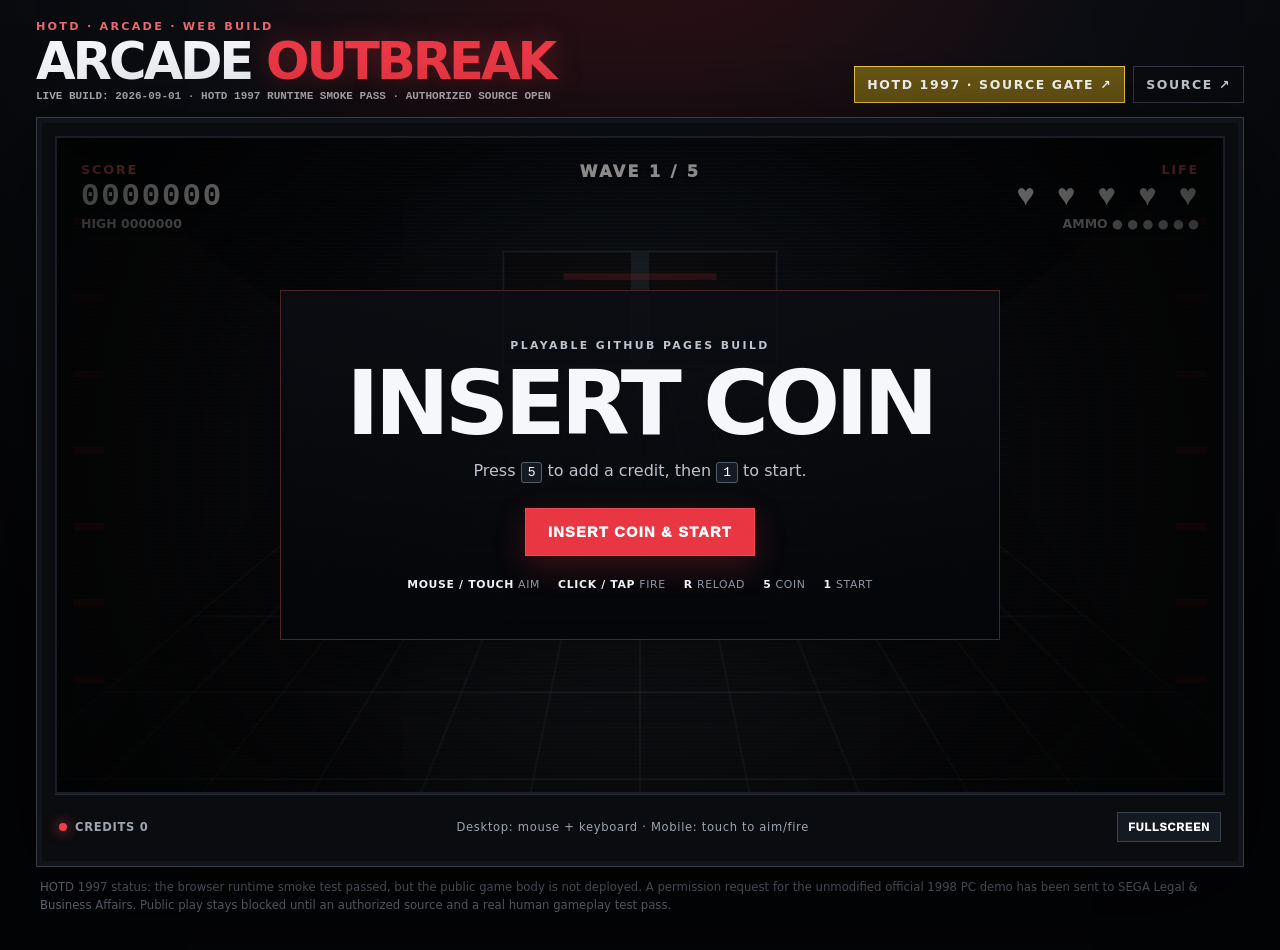
<file: index.html>
<!doctype html>
<html lang="en">
<head>
  <meta charset="utf-8">
  <meta name="viewport" content="width=device-width,initial-scale=1,viewport-fit=cover,user-scalable=no">
  <meta http-equiv="Cache-Control" content="no-cache, no-store, must-revalidate">
  <meta http-equiv="Pragma" content="no-cache">
  <meta http-equiv="Expires" content="0">
  <meta name="theme-color" content="#05070a">
  <meta name="description" content="Playable original browser rail-shooter plus the HOTD 1997 authorized-source gate status.">
  <title>HOTD Arcade · Browser Build v5</title>
  <link rel="stylesheet" href="./styles.css?v=20260901-hotd-gate-v5">
</head>
<body>
  <main class="page">
    <header class="topbar">
      <div>
        <p class="eyebrow">HOTD · ARCADE · WEB BUILD</p>
        <h1>ARCADE <span>OUTBREAK</span></h1>
        <p style="margin:.35rem 0 0;font:700 11px/1.2 monospace;opacity:.7">LIVE BUILD: 2026-09-01 · HOTD 1997 RUNTIME SMOKE PASS · AUTHORIZED SOURCE OPEN</p>
      </div>
      <div style="display:flex;gap:8px;flex-wrap:wrap;justify-content:flex-end">
        <a class="repo" href="./real-hotd.html" style="border-color:#f2c94c;color:#fff;background:#6a5714">HOTD 1997 · SOURCE GATE ↗</a>
        <a class="repo" href="https://github.com/Hawkar-usls/HotdRemake_ArcadePlugin" target="_blank" rel="noreferrer">SOURCE ↗</a>
      </div>
    </header>

    <section class="cabinet" aria-label="Browser arcade game">
      <div class="screen-wrap">
        <canvas id="game" width="1280" height="720" aria-label="Arcade rail shooter game canvas"></canvas>
        <div id="hud" class="hud" aria-hidden="true">
          <div class="hud-block left"><span class="label">SCORE</span><strong id="score">0000000</strong><span class="mini">HIGH <b id="highScore">0000000</b></span></div>
          <div class="hud-center"><span id="waveLabel">WAVE 1</span><span id="comboLabel"></span></div>
          <div class="hud-block right"><span class="label">LIFE</span><strong id="life">♥ ♥ ♥ ♥ ♥</strong><span class="mini">AMMO <b id="ammo">● ● ● ● ● ●</b></span></div>
        </div>
        <div id="overlay" class="overlay">
          <div class="overlay-card">
            <p class="kicker">PLAYABLE GITHUB PAGES BUILD</p>
            <h2 id="overlayTitle">INSERT COIN</h2>
            <p id="overlayText">Press <kbd>5</kbd> to add a credit, then <kbd>1</kbd> to start.</p>
            <button id="startButton" type="button">INSERT COIN & START</button>
            <div class="controls"><span><b>MOUSE / TOUCH</b> AIM</span><span><b>CLICK / TAP</b> FIRE</span><span><b>R</b> RELOAD</span><span><b>5</b> COIN</span><span><b>1</b> START</span></div>
          </div>
        </div>
        <div id="damageFlash" class="damage-flash"></div>
        <button id="reloadButton" class="touch-reload" type="button" aria-label="Reload">RELOAD</button>
      </div>
      <footer class="marquee"><div><span class="lamp"></span><b id="creditLabel">CREDITS 0</b></div><p>Desktop: mouse + keyboard · Mobile: touch to aim/fire</p><button id="fullscreenButton" type="button">FULLSCREEN</button></footer>
    </section>

    <p class="legal-note">HOTD 1997 status: the browser runtime smoke test passed, but the public game body is not deployed. A permission request for the unmodified official 1998 PC demo has been sent to SEGA Legal &amp; Business Affairs. Public play stays blocked until an authorized source and a real human gameplay test pass.</p>
  </main>
  <script src="./app.js?v=20260901-hotd-gate-v5"></script>
</body>
</html>
</file>
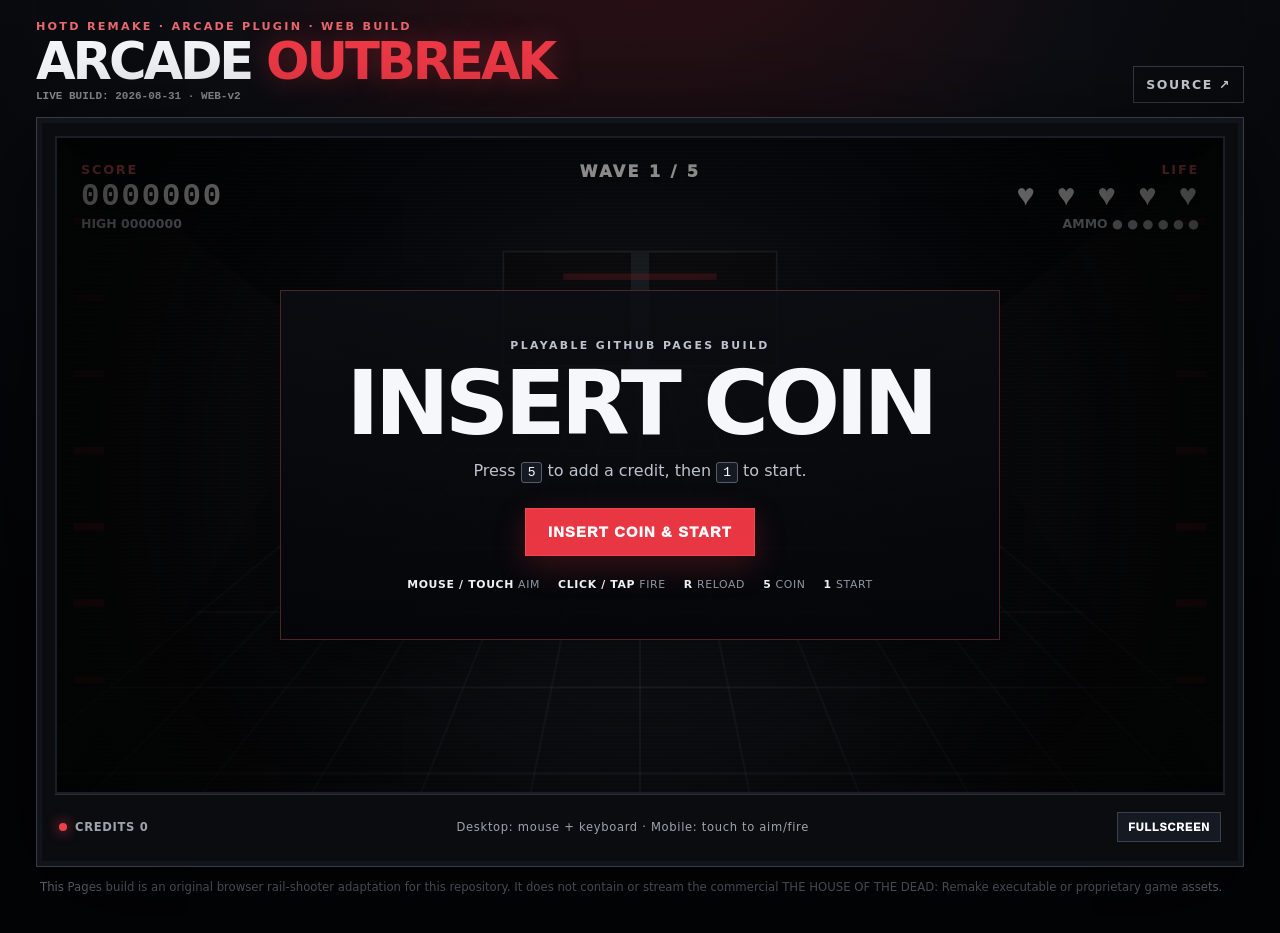
<file: docs/index.html>
<!doctype html>
<html lang="en">
<head>
  <meta charset="utf-8">
  <meta name="viewport" content="width=device-width,initial-scale=1,viewport-fit=cover,user-scalable=no">
  <meta http-equiv="Cache-Control" content="no-cache, no-store, must-revalidate">
  <meta http-equiv="Pragma" content="no-cache">
  <meta http-equiv="Expires" content="0">
  <meta name="theme-color" content="#05070a">
  <meta name="description" content="Playable browser arcade rail-shooter build for the HotdRemake Arcade Plugin project.">
  <title>HOTD Arcade · Browser Build v2</title>
  <link rel="stylesheet" href="./styles.css?v=20260831-d2e89a-v2">
</head>
<body>
  <main class="page">
    <header class="topbar">
      <div>
        <p class="eyebrow">HOTD REMAKE · ARCADE PLUGIN · WEB BUILD</p>
        <h1>ARCADE <span>OUTBREAK</span></h1>
        <p style="margin:.35rem 0 0;font:700 11px/1.2 monospace;opacity:.55">LIVE BUILD: 2026-08-31 · WEB-v2</p>
      </div>
      <a class="repo" href="https://github.com/Hawkar-usls/HotdRemake_ArcadePlugin" target="_blank" rel="noreferrer">SOURCE ↗</a>
    </header>

    <section class="cabinet" aria-label="Browser arcade game">
      <div class="screen-wrap">
        <canvas id="game" width="1280" height="720" aria-label="Arcade rail shooter game canvas"></canvas>

        <div id="hud" class="hud" aria-hidden="true">
          <div class="hud-block left">
            <span class="label">SCORE</span>
            <strong id="score">0000000</strong>
            <span class="mini">HIGH <b id="highScore">0000000</b></span>
          </div>
          <div class="hud-center">
            <span id="waveLabel">WAVE 1</span>
            <span id="comboLabel"></span>
          </div>
          <div class="hud-block right">
            <span class="label">LIFE</span>
            <strong id="life">♥ ♥ ♥ ♥ ♥</strong>
            <span class="mini">AMMO <b id="ammo">● ● ● ● ● ●</b></span>
          </div>
        </div>

        <div id="overlay" class="overlay">
          <div class="overlay-card">
            <p class="kicker">PLAYABLE GITHUB PAGES BUILD</p>
            <h2 id="overlayTitle">INSERT COIN</h2>
            <p id="overlayText">Press <kbd>5</kbd> to add a credit, then <kbd>1</kbd> to start.</p>
            <button id="startButton" type="button">INSERT COIN & START</button>
            <div class="controls">
              <span><b>MOUSE / TOUCH</b> AIM</span>
              <span><b>CLICK / TAP</b> FIRE</span>
              <span><b>R</b> RELOAD</span>
              <span><b>5</b> COIN</span>
              <span><b>1</b> START</span>
            </div>
          </div>
        </div>

        <div id="damageFlash" class="damage-flash"></div>
        <button id="reloadButton" class="touch-reload" type="button" aria-label="Reload">RELOAD</button>
      </div>

      <footer class="marquee">
        <div><span class="lamp"></span><b id="creditLabel">CREDITS 0</b></div>
        <p>Desktop: mouse + keyboard · Mobile: touch to aim/fire</p>
        <button id="fullscreenButton" type="button">FULLSCREEN</button>
      </footer>
    </section>

    <p class="legal-note">This Pages build is an original browser rail-shooter adaptation for this repository. It does not contain or stream the commercial THE HOUSE OF THE DEAD: Remake executable or proprietary game assets.</p>
  </main>
  <script src="./app.js?v=20260831-d2e89a-v2"></script>
</body>
</html>
</file>
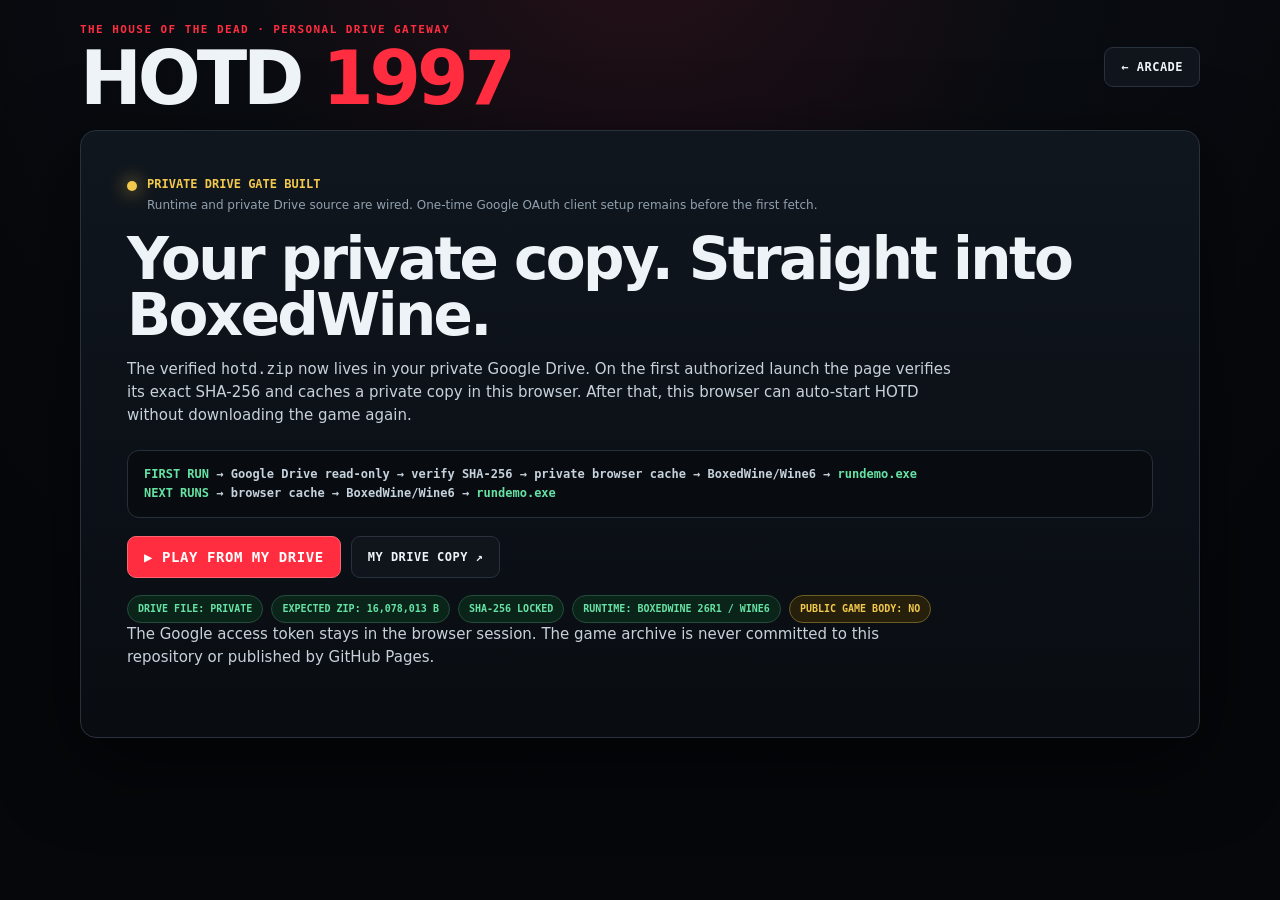
<file: real-hotd.html>
<!doctype html>
<html lang="en">
<head>
  <meta charset="utf-8">
  <meta name="viewport" content="width=device-width,initial-scale=1,viewport-fit=cover">
  <meta name="theme-color" content="#05070a">
  <meta http-equiv="Cache-Control" content="no-cache, no-store, must-revalidate">
  <title>HOTD 1997 · Private Drive Gateway</title>
  <style>
    :root{color-scheme:dark;--bg:#05070a;--panel:#0d1117;--line:#29313d;--hot:#ff2d3f;--text:#eef3f8;--muted:#91a0af;--ok:#66e3a4;--warn:#f2c94c;--bad:#ff6978}
    *{box-sizing:border-box}body{margin:0;background:radial-gradient(circle at 50% -10%,#271018 0,#090c11 36%,#05070a 75%);color:var(--text);font-family:Inter,ui-sans-serif,system-ui,-apple-system,BlinkMacSystemFont,"Segoe UI",sans-serif;min-height:100vh}.page{width:min(1120px,94vw);margin:0 auto;padding:22px 0 54px}.top{display:flex;gap:18px;align-items:center;justify-content:space-between;margin-bottom:18px}.eyebrow{margin:0;color:var(--hot);font:800 11px/1.4 ui-monospace,SFMono-Regular,Menlo,monospace;letter-spacing:.13em}.top h1{font-size:clamp(38px,7vw,74px);line-height:.92;margin:7px 0 0;letter-spacing:-.055em}.top h1 span{color:var(--hot)}a{color:var(--text);text-decoration:none}.back,.btn{display:inline-flex;align-items:center;justify-content:center;border:1px solid var(--line);background:#10151c;color:var(--text);padding:13px 16px;border-radius:9px;font:900 12px/1 ui-monospace,SFMono-Regular,Menlo,monospace;letter-spacing:.04em}.hero{border:1px solid var(--line);background:linear-gradient(180deg,#10161e,#090d12);border-radius:16px;padding:clamp(22px,5vw,46px);box-shadow:0 24px 80px #0009}.status{display:flex;gap:10px;align-items:flex-start;margin-bottom:18px}.lamp{width:10px;height:10px;border-radius:50%;background:var(--warn);box-shadow:0 0 18px var(--warn);margin-top:4px;flex:none}#statusText{font:900 12px/1.3 ui-monospace,SFMono-Regular,Menlo,monospace;color:var(--warn)}#statusDetail{color:var(--muted);font-size:12px;line-height:1.45;margin-top:4px}body[data-state="ready"] .lamp{background:var(--ok);box-shadow:0 0 18px var(--ok)}body[data-state="ready"] #statusText{color:var(--ok)}body[data-state="fail"] .lamp{background:var(--bad);box-shadow:0 0 18px var(--bad)}body[data-state="fail"] #statusText{color:var(--bad)}.hero h2{font-size:clamp(30px,6vw,58px);line-height:.96;margin:0 0 14px;letter-spacing:-.045em}.hero>p{color:#c8d1da;font-size:15px;line-height:1.55;margin:0 0 22px;max-width:830px}.route{border:1px solid #24303c;background:#080c11;border-radius:12px;padding:14px 16px;margin:18px 0;color:#c6d2dc;font:800 12px/1.6 ui-monospace,SFMono-Regular,Menlo,monospace}.route b{color:var(--ok)}.actions{display:flex;gap:10px;flex-wrap:wrap}.btn.play{background:var(--hot);border-color:#ff6472;color:white;min-width:190px;font-size:14px;cursor:pointer}.btn.play:disabled{opacity:.55;cursor:wait}.oauth{margin-top:18px;padding:16px;border:1px solid #6d5d24;background:#1d190b;border-radius:12px}.oauth b{display:block;color:var(--warn);font:900 11px/1.3 ui-monospace,SFMono-Regular,Menlo,monospace;margin-bottom:9px}.oauth p{margin:0 0 12px;color:#d6cfb2;font-size:13px;line-height:1.5}.oauthRow{display:flex;gap:8px}.oauth input{flex:1;min-width:0;border:1px solid #4a4f58;background:#080b0f;color:white;border-radius:8px;padding:12px;font:12px/1.3 ui-monospace,SFMono-Regular,Menlo,monospace}.runtimeWrap{margin-top:20px;border:1px solid var(--line);border-radius:14px;overflow:hidden;background:#000}.runtimeWrap iframe{display:block;width:100%;height:min(74vh,760px);border:0;background:#000}.privacy{margin-top:14px;color:var(--muted);font-size:12px;line-height:1.5}.chips{display:flex;gap:8px;flex-wrap:wrap;margin-top:17px}.chip{border:1px solid #244c3a;background:#0b241a;color:var(--ok);padding:8px 10px;border-radius:999px;font:800 10px/1 ui-monospace,SFMono-Regular,Menlo,monospace}.chip.warn{border-color:#6d5d24;background:#251f0c;color:var(--warn)}@media(max-width:720px){.page{width:100%;padding:14px}.top{align-items:flex-start}.top h1{font-size:43px}.actions .btn{width:100%}.oauthRow{flex-direction:column}.runtimeWrap iframe{height:68vh}}
  </style>
  <script src="https://accounts.google.com/gsi/client" async defer></script>
</head>
<body>
  <main class="page">
    <header class="top"><div><p class="eyebrow">THE HOUSE OF THE DEAD · PERSONAL DRIVE GATEWAY</p><h1>HOTD <span>1997</span></h1></div><a class="back" href="./">← ARCADE</a></header>
    <section class="hero">
      <div class="status"><span class="lamp"></span><div><div id="statusText">INITIALIZING</div><div id="statusDetail">Preparing the private launch route…</div></div></div>
      <h2>Your private copy. Straight into BoxedWine.</h2>
      <p>The verified <code>hotd.zip</code> now lives in your private Google Drive. On the first authorized launch the page verifies its exact SHA-256 and caches a private copy in this browser. After that, this browser can auto-start HOTD without downloading the game again.</p>
      <div class="route"><b>FIRST RUN</b> → Google Drive read-only → verify SHA-256 → private browser cache → BoxedWine/Wine6 → <b>rundemo.exe</b><br><b>NEXT RUNS</b> → browser cache → BoxedWine/Wine6 → <b>rundemo.exe</b></div>
      <div class="actions"><button class="btn play" id="play" type="button">▶ PLAY FROM MY DRIVE</button><a class="btn" href="https://drive.google.com/file/d/1QWJJNKgCC-tpTAaJg72zJRr6dCpSlHp_/view" target="_blank" rel="noreferrer">MY DRIVE COPY ↗</a></div>
      <div class="oauth" id="oauthBox" hidden>
        <b>ONE-TIME GOOGLE OAUTH CLIENT ID</b>
        <p>Because the archive is private and GitHub Pages is static, Google requires a Web OAuth client ID for this origin on the first Drive fetch. Paste it once; it is stored only in this browser. After the verified archive is cached, later launches do not need Drive access.</p>
        <div class="oauthRow"><input id="clientId" autocomplete="off" spellcheck="false" placeholder="xxxxxxxx.apps.googleusercontent.com"><button id="saveClient" class="btn" type="button">SAVE</button></div>
      </div>
      <div class="chips"><span class="chip">DRIVE FILE: PRIVATE</span><span class="chip">EXPECTED ZIP: 16,078,013 B</span><span class="chip">SHA-256 LOCKED</span><span class="chip">RUNTIME: BOXEDWINE 26R1 / WINE6</span><span class="chip warn">PUBLIC GAME BODY: NO</span></div>
      <div class="runtimeWrap" id="runtimeWrap" hidden><iframe id="runtime" src="about:blank" allow="autoplay; fullscreen; gamepad; clipboard-read; clipboard-write"></iframe></div>
      <p class="privacy">The Google access token stays in the browser session. The game archive is never committed to this repository or published by GitHub Pages.</p>
    </section>
  </main>
  <script src="./real-hotd-personal.js?v=3"></script>
</body>
</html>
</file>
<file: styles.css>
:root{color-scheme:dark;font-family:Inter,ui-sans-serif,system-ui,-apple-system,BlinkMacSystemFont,"Segoe UI",sans-serif;background:#030406;color:#f5f7fa}*{box-sizing:border-box}html,body{margin:0;min-height:100%;background:radial-gradient(circle at 50% -20%,#381015 0,#0b0d12 38%,#030406 78%)}body{min-height:100vh;overflow-x:hidden}.page{width:min(1500px,100%);margin:0 auto;padding:20px clamp(12px,3vw,36px) 36px}.topbar{display:flex;align-items:flex-end;justify-content:space-between;gap:20px;margin:0 0 14px}.eyebrow{margin:0 0 5px;color:#e96970;font-size:.7rem;font-weight:900;letter-spacing:.2em}.topbar h1{font-size:clamp(1.8rem,4vw,3.8rem);line-height:.9;letter-spacing:-.06em;margin:0}.topbar h1 span{color:#ef3946;text-shadow:0 0 28px rgba(239,57,70,.34)}.repo{color:#cbd0d8;text-decoration:none;font-weight:850;font-size:.78rem;letter-spacing:.13em;border:1px solid #343945;padding:10px 12px}.cabinet{background:#0a0c10;border:1px solid #363b45;box-shadow:0 28px 100px rgba(0,0,0,.72),inset 0 0 0 5px #11141a;padding:clamp(8px,1.5vw,18px);position:relative}.screen-wrap{position:relative;aspect-ratio:16/9;background:#000;overflow:hidden;border:2px solid #191d25;box-shadow:inset 0 0 60px rgba(0,0,0,.8)}canvas{display:block;width:100%;height:100%;background:#05070a;cursor:none;touch-action:none}.screen-wrap:after{content:"";position:absolute;inset:0;pointer-events:none;background:repeating-linear-gradient(0deg,rgba(255,255,255,.016) 0 1px,transparent 1px 4px);mix-blend-mode:screen}.hud{position:absolute;inset:0;pointer-events:none;display:grid;grid-template-columns:1fr auto 1fr;padding:clamp(10px,2vw,24px);text-shadow:0 2px 4px #000}.hud-block{display:flex;flex-direction:column;gap:2px}.hud-block.right{text-align:right;align-items:flex-end}.hud .label{font-size:clamp(.55rem,1vw,.8rem);font-weight:900;letter-spacing:.14em;color:#f1646d}.hud strong{font-family:ui-monospace,SFMono-Regular,Menlo,monospace;font-size:clamp(1rem,2.4vw,2.1rem);letter-spacing:.06em}.hud .mini{font-size:clamp(.55rem,1vw,.78rem);font-weight:800;color:#b8bec7}.hud-center{text-align:center;font-size:clamp(.7rem,1.3vw,1rem);font-weight:950;letter-spacing:.15em;color:#fff}.hud-center span{display:block}.hud-center #comboLabel{color:#ffd66b;margin-top:4px}.overlay{position:absolute;inset:0;display:grid;place-items:center;background:radial-gradient(circle,rgba(20,7,9,.22),rgba(0,0,0,.78));padding:22px;z-index:5;transition:opacity .2s}.overlay.hidden{opacity:0;pointer-events:none}.overlay-card{width:min(720px,92%);background:linear-gradient(180deg,rgba(11,13,18,.88),rgba(4,5,8,.94));border:1px solid #4d2529;padding:clamp(22px,4vw,48px);text-align:center;box-shadow:0 24px 80px rgba(0,0,0,.5)}.kicker{margin:0;color:#e96a72;font-size:.68rem;letter-spacing:.22em;font-weight:900}.overlay h2{margin:10px 0 8px;font-size:clamp(2.2rem,7vw,5.8rem);line-height:.92;letter-spacing:-.055em}.overlay p{color:#bdc3cd}.overlay button,.marquee button,.touch-reload{border:1px solid #f04753;background:#e93643;color:#fff;font-weight:950;letter-spacing:.08em;text-transform:uppercase;cursor:pointer}.overlay button{padding:15px 22px;margin:12px 0 0;font-size:.92rem;box-shadow:0 10px 32px rgba(233,54,67,.22)}.overlay button:hover,.marquee button:hover,.touch-reload:hover{filter:brightness(1.13)}kbd{border:1px solid #555d68;background:#151922;padding:2px 6px;border-radius:3px;color:#fff}.controls{margin-top:22px;display:flex;gap:8px 18px;justify-content:center;flex-wrap:wrap;color:#8f97a3;font-size:.68rem;letter-spacing:.06em}.controls b{color:#edf0f4}.damage-flash{position:absolute;inset:0;background:rgba(255,18,32,.38);opacity:0;pointer-events:none;z-index:4}.damage-flash.hit{animation:damage .24s ease-out}@keyframes damage{0%{opacity:.8}100%{opacity:0}}.marquee{min-height:54px;display:flex;align-items:center;justify-content:space-between;gap:16px;border-top:1px solid #2a2e37;padding:12px 4px 0;color:#9da4ae;font-size:.72rem;letter-spacing:.06em}.marquee>div{display:flex;align-items:center;gap:8px;white-space:nowrap}.marquee p{margin:0;text-align:center}.lamp{width:8px;height:8px;border-radius:50%;background:#ef3f4b;box-shadow:0 0 13px #ef3f4b}.marquee button{background:#151922;border-color:#3b414c;padding:8px 10px;font-size:.68rem}.touch-reload{display:none;position:absolute;right:12px;bottom:12px;z-index:6;background:rgba(12,14,18,.78);border-color:#727985;padding:11px 14px;font-size:.68rem}.legal-note{color:#727985;font-size:.73rem;line-height:1.5;margin:12px 4px 0}.crosshair-hint{position:absolute;pointer-events:none}@media(max-width:760px){.page{padding:8px}.topbar{align-items:center}.topbar .repo{display:none}.eyebrow{font-size:.55rem}.cabinet{padding:5px}.marquee p{display:none}.touch-reload{display:block}.hud{padding:8px}.overlay-card{padding:18px 14px}.controls{font-size:.57rem;gap:6px 11px}.legal-note{font-size:.65rem}}@media(orientation:landscape) and (max-height:600px){.topbar,.legal-note{display:none}.page{padding:0}.cabinet{border:0;padding:0}.screen-wrap{height:100vh;width:100vw;aspect-ratio:auto}.marquee{display:none}}
</file>
<file: docs/styles.css>
:root{color-scheme:dark;font-family:Inter,ui-sans-serif,system-ui,-apple-system,BlinkMacSystemFont,"Segoe UI",sans-serif;background:#030406;color:#f5f7fa}*{box-sizing:border-box}html,body{margin:0;min-height:100%;background:radial-gradient(circle at 50% -20%,#381015 0,#0b0d12 38%,#030406 78%)}body{min-height:100vh;overflow-x:hidden}.page{width:min(1500px,100%);margin:0 auto;padding:20px clamp(12px,3vw,36px) 36px}.topbar{display:flex;align-items:flex-end;justify-content:space-between;gap:20px;margin:0 0 14px}.eyebrow{margin:0 0 5px;color:#e96970;font-size:.7rem;font-weight:900;letter-spacing:.2em}.topbar h1{font-size:clamp(1.8rem,4vw,3.8rem);line-height:.9;letter-spacing:-.06em;margin:0}.topbar h1 span{color:#ef3946;text-shadow:0 0 28px rgba(239,57,70,.34)}.repo{color:#cbd0d8;text-decoration:none;font-weight:850;font-size:.78rem;letter-spacing:.13em;border:1px solid #343945;padding:10px 12px}.cabinet{background:#0a0c10;border:1px solid #363b45;box-shadow:0 28px 100px rgba(0,0,0,.72),inset 0 0 0 5px #11141a;padding:clamp(8px,1.5vw,18px);position:relative}.screen-wrap{position:relative;aspect-ratio:16/9;background:#000;overflow:hidden;border:2px solid #191d25;box-shadow:inset 0 0 60px rgba(0,0,0,.8)}canvas{display:block;width:100%;height:100%;background:#05070a;cursor:none;touch-action:none}.screen-wrap:after{content:"";position:absolute;inset:0;pointer-events:none;background:repeating-linear-gradient(0deg,rgba(255,255,255,.016) 0 1px,transparent 1px 4px);mix-blend-mode:screen}.hud{position:absolute;inset:0;pointer-events:none;display:grid;grid-template-columns:1fr auto 1fr;padding:clamp(10px,2vw,24px);text-shadow:0 2px 4px #000}.hud-block{display:flex;flex-direction:column;gap:2px}.hud-block.right{text-align:right;align-items:flex-end}.hud .label{font-size:clamp(.55rem,1vw,.8rem);font-weight:900;letter-spacing:.14em;color:#f1646d}.hud strong{font-family:ui-monospace,SFMono-Regular,Menlo,monospace;font-size:clamp(1rem,2.4vw,2.1rem);letter-spacing:.06em}.hud .mini{font-size:clamp(.55rem,1vw,.78rem);font-weight:800;color:#b8bec7}.hud-center{text-align:center;font-size:clamp(.7rem,1.3vw,1rem);font-weight:950;letter-spacing:.15em;color:#fff}.hud-center span{display:block}.hud-center #comboLabel{color:#ffd66b;margin-top:4px}.overlay{position:absolute;inset:0;display:grid;place-items:center;background:radial-gradient(circle,rgba(20,7,9,.22),rgba(0,0,0,.78));padding:22px;z-index:5;transition:opacity .2s}.overlay.hidden{opacity:0;pointer-events:none}.overlay-card{width:min(720px,92%);background:linear-gradient(180deg,rgba(11,13,18,.88),rgba(4,5,8,.94));border:1px solid #4d2529;padding:clamp(22px,4vw,48px);text-align:center;box-shadow:0 24px 80px rgba(0,0,0,.5)}.kicker{margin:0;color:#e96a72;font-size:.68rem;letter-spacing:.22em;font-weight:900}.overlay h2{margin:10px 0 8px;font-size:clamp(2.2rem,7vw,5.8rem);line-height:.92;letter-spacing:-.055em}.overlay p{color:#bdc3cd}.overlay button,.marquee button,.touch-reload{border:1px solid #f04753;background:#e93643;color:#fff;font-weight:950;letter-spacing:.08em;text-transform:uppercase;cursor:pointer}.overlay button{padding:15px 22px;margin:12px 0 0;font-size:.92rem;box-shadow:0 10px 32px rgba(233,54,67,.22)}.overlay button:hover,.marquee button:hover,.touch-reload:hover{filter:brightness(1.13)}kbd{border:1px solid #555d68;background:#151922;padding:2px 6px;border-radius:3px;color:#fff}.controls{margin-top:22px;display:flex;gap:8px 18px;justify-content:center;flex-wrap:wrap;color:#8f97a3;font-size:.68rem;letter-spacing:.06em}.controls b{color:#edf0f4}.damage-flash{position:absolute;inset:0;background:rgba(255,18,32,.38);opacity:0;pointer-events:none;z-index:4}.damage-flash.hit{animation:damage .24s ease-out}@keyframes damage{0%{opacity:.8}100%{opacity:0}}.marquee{min-height:54px;display:flex;align-items:center;justify-content:space-between;gap:16px;border-top:1px solid #2a2e37;padding:12px 4px 0;color:#9da4ae;font-size:.72rem;letter-spacing:.06em}.marquee>div{display:flex;align-items:center;gap:8px;white-space:nowrap}.marquee p{margin:0;text-align:center}.lamp{width:8px;height:8px;border-radius:50%;background:#ef3f4b;box-shadow:0 0 13px #ef3f4b}.marquee button{background:#151922;border-color:#3b414c;padding:8px 10px;font-size:.68rem}.touch-reload{display:none;position:absolute;right:12px;bottom:12px;z-index:6;background:rgba(12,14,18,.78);border-color:#727985;padding:11px 14px;font-size:.68rem}.legal-note{color:#727985;font-size:.73rem;line-height:1.5;margin:12px 4px 0}.crosshair-hint{position:absolute;pointer-events:none}@media(max-width:760px){.page{padding:8px}.topbar{align-items:center}.topbar .repo{display:none}.eyebrow{font-size:.55rem}.cabinet{padding:5px}.marquee p{display:none}.touch-reload{display:block}.hud{padding:8px}.overlay-card{padding:18px 14px}.controls{font-size:.57rem;gap:6px 11px}.legal-note{font-size:.65rem}}@media(orientation:landscape) and (max-height:600px){.topbar,.legal-note{display:none}.page{padding:0}.cabinet{border:0;padding:0}.screen-wrap{height:100vh;width:100vw;aspect-ratio:auto}.marquee{display:none}}
</file>
